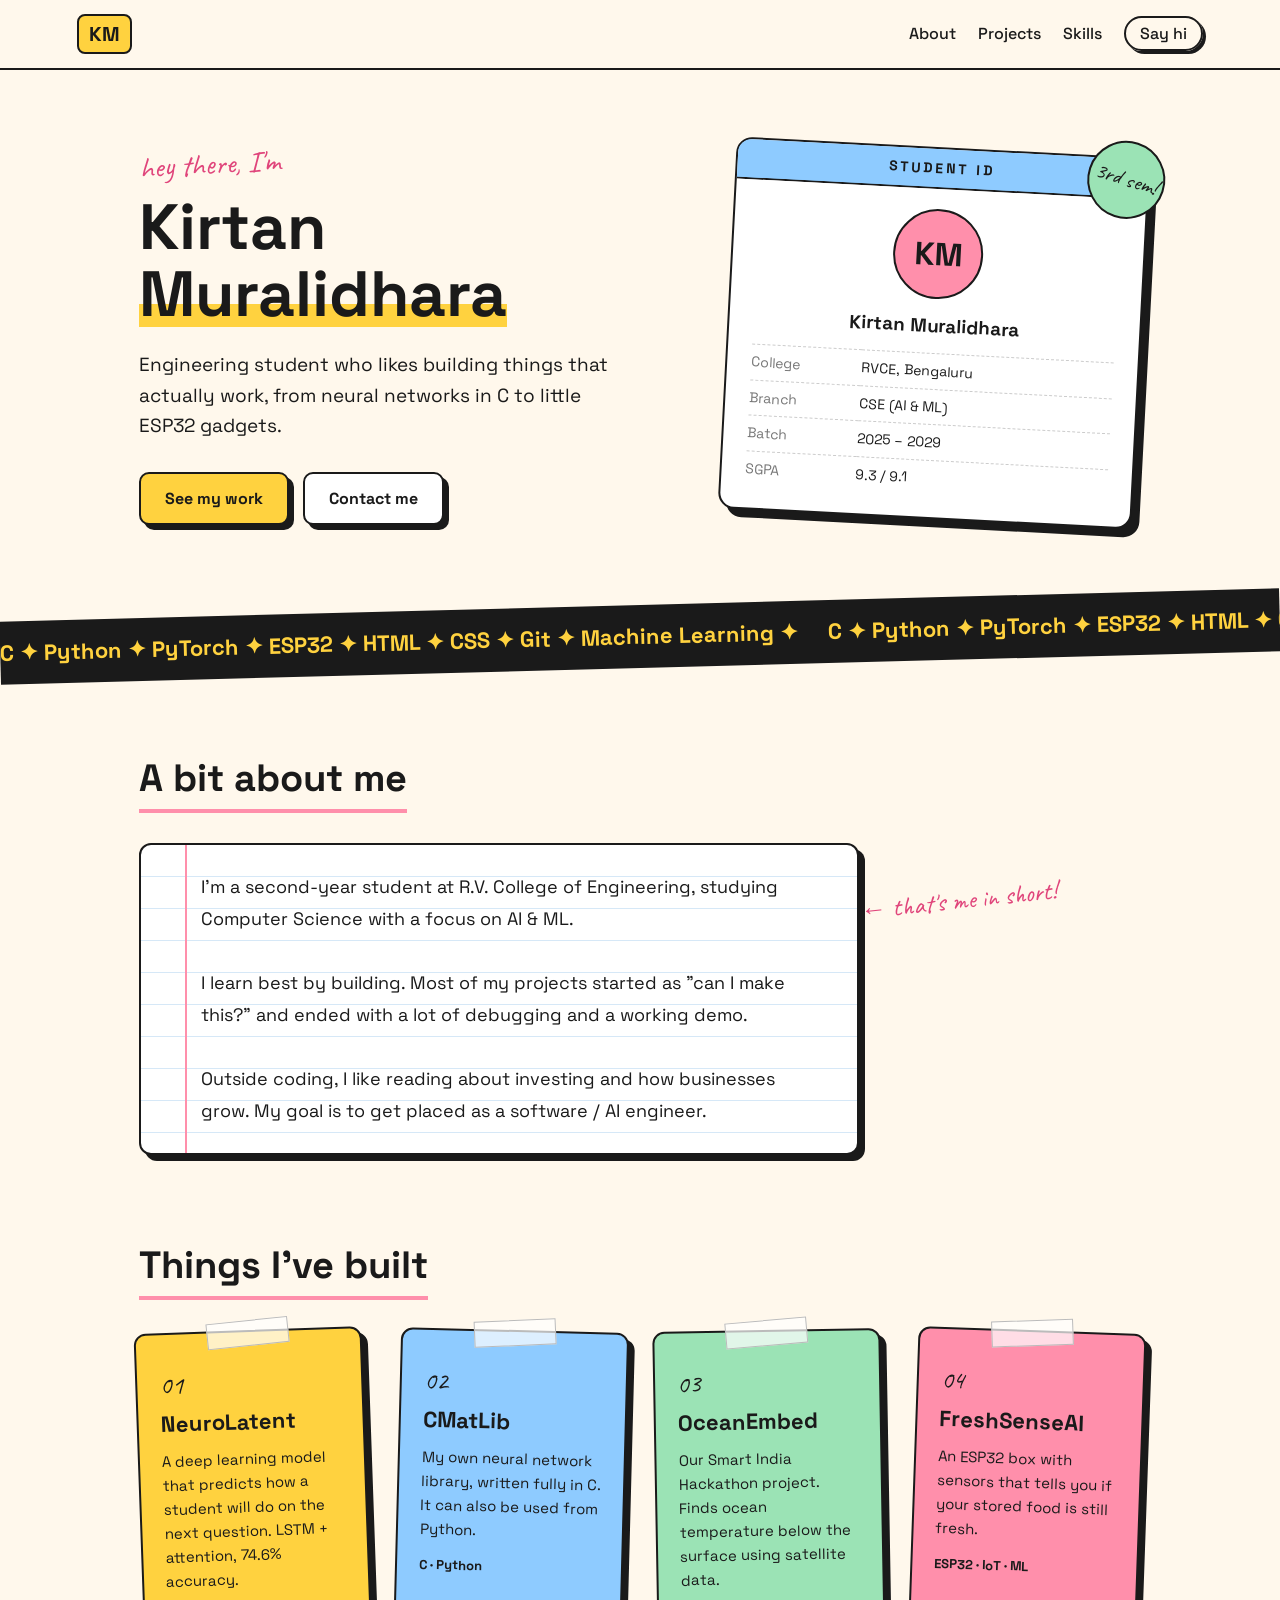
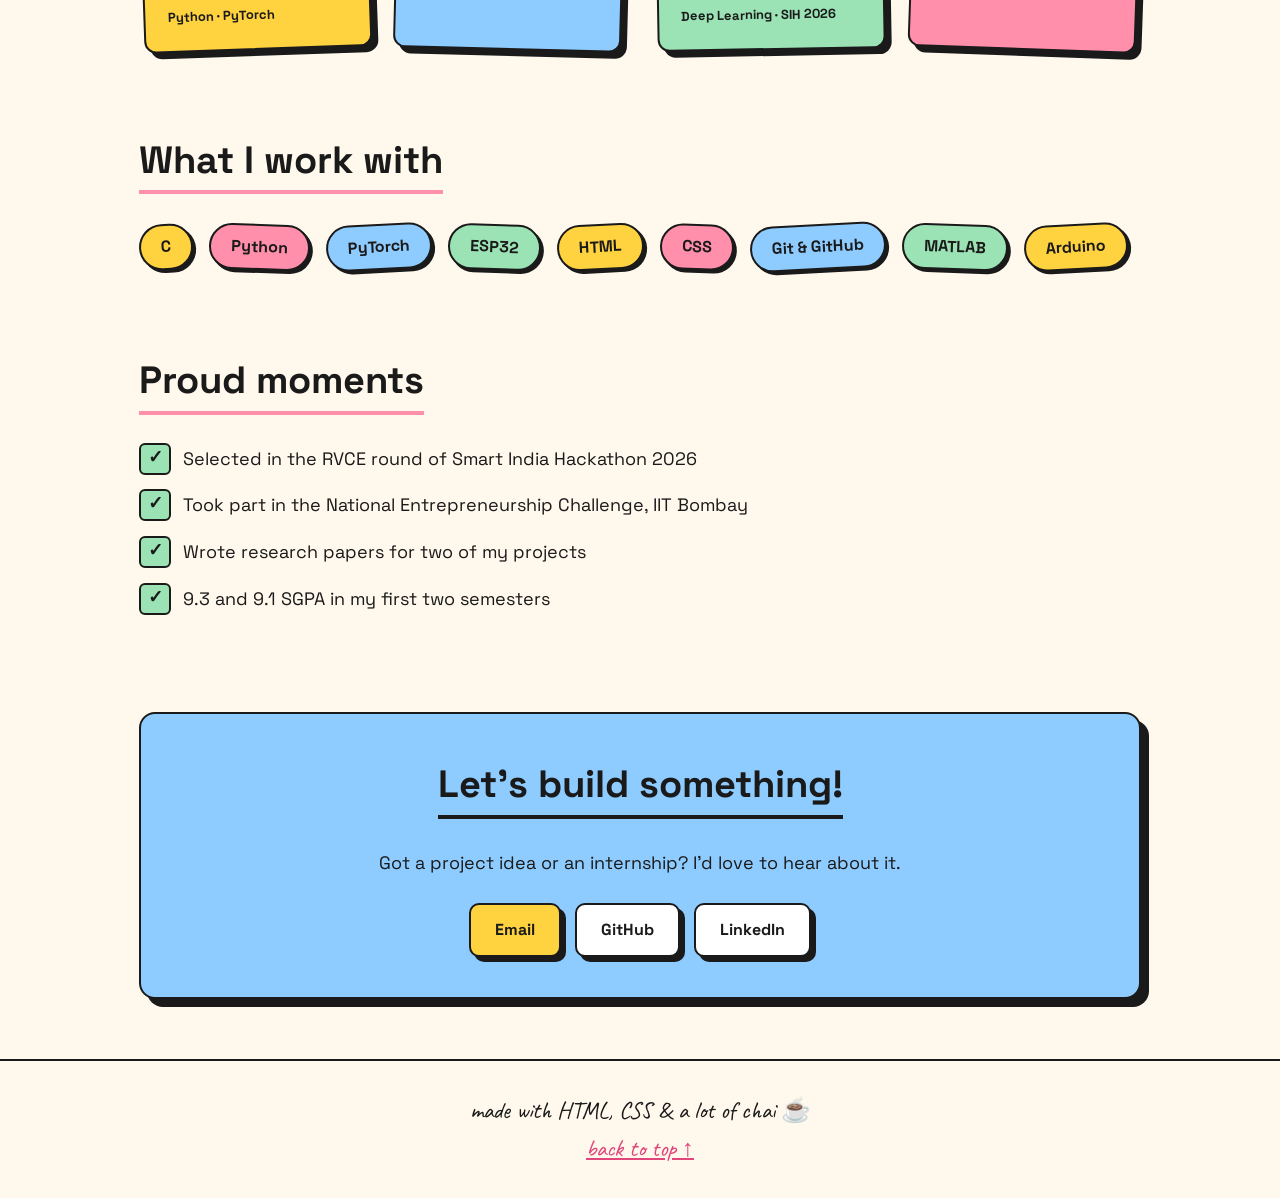
<file: Kirtan Portfolio/index.html>
<!DOCTYPE html>
<html lang="en">
<head>
    <meta charset="UTF-8">
    <meta name="viewport" content="width=device-width, initial-scale=1.0">
    <title>Kirtan Muralidhara</title>
    <!-- Fonts from Google Fonts -->
    <link href="https://fonts.googleapis.com/css2?family=Space+Grotesk:wght@400;500;700&family=Caveat:wght@600&display=swap" rel="stylesheet">
    <link rel="stylesheet" href="style.css">
</head>
<body>

    <!-- ===== NAVBAR ===== -->
    <nav>
        <a href="#top" class="logo">KM</a>
        <ul>
            <li><a href="#about">About</a></li>
            <li><a href="#projects">Projects</a></li>
            <li><a href="#skills">Skills</a></li>
            <li><a href="#contact" class="nav-btn">Say hi</a></li>
        </ul>
    </nav>

    <!-- ===== HERO ===== -->
    <header class="hero" id="top">
        <div class="hero-left">
            <p class="hand-note">hey there, I'm</p>
            <h1>Kirtan<br><span class="underline">Muralidhara</span></h1>
            <p class="hero-text">
                Engineering student who likes building things that actually work,
                from neural networks in C to little ESP32 gadgets.
            </p>
            <div class="hero-buttons">
                <a href="#projects" class="btn yellow">See my work</a>
                <a href="#contact" class="btn white">Contact me</a>
            </div>
        </div>

        <!-- College ID card style box -->
        <div class="id-card">
            <div class="id-top">STUDENT ID</div>
            <div class="id-photo">KM</div>
            <h3>Kirtan Muralidhara</h3>
            <table>
                <tr><td>College</td><td>RVCE, Bengaluru</td></tr>
                <tr><td>Branch</td><td>CSE (AI &amp; ML)</td></tr>
                <tr><td>Batch</td><td>2025 – 2029</td></tr>
                <tr><td>SGPA</td><td>9.3 / 9.1</td></tr>
            </table>
            <span class="sticker">3rd sem!</span>
        </div>
    </header>

    <!-- ===== MOVING STRIP ===== -->
    <div class="ticker">
        <div class="ticker-track">
            <span>C ✦ Python ✦ PyTorch ✦ ESP32 ✦ HTML ✦ CSS ✦ Git ✦ Machine Learning ✦</span>
            <span>C ✦ Python ✦ PyTorch ✦ ESP32 ✦ HTML ✦ CSS ✦ Git ✦ Machine Learning ✦</span>
        </div>
    </div>

    <main>

        <!-- ===== ABOUT ===== -->
        <section id="about">
            <h2>A bit about me</h2>
            <div class="notebook">
                <p>
                    I'm a second-year student at R.V. College of Engineering, studying
                    Computer Science with a focus on AI &amp; ML.
                </p>
                <p>
                    I learn best by building. Most of my projects started as "can I make this?"
                    and ended with a lot of debugging and a working demo.
                </p>
                <p>
                    Outside coding, I like reading about investing and how businesses grow.
                    My goal is to get placed as a software / AI engineer.
                </p>
                <span class="margin-note">← that's me in short!</span>
            </div>
        </section>

        <!-- ===== PROJECTS ===== -->
        <section id="projects">
            <h2>Things I've built</h2>
            <div class="cards">

                <div class="card c1">
                    <span class="card-num">01</span>
                    <h3>NeuroLatent</h3>
                    <p>A deep learning model that predicts how a student will do on the next question. LSTM + attention, 74.6% accuracy.</p>
                    <p class="stack">Python · PyTorch</p>
                </div>

                <div class="card c2">
                    <span class="card-num">02</span>
                    <h3>CMatLib</h3>
                    <p>My own neural network library, written fully in C. It can also be used from Python.</p>
                    <p class="stack">C · Python</p>
                </div>

                <div class="card c3">
                    <span class="card-num">03</span>
                    <h3>OceanEmbed</h3>
                    <p>Our Smart India Hackathon project. Finds ocean temperature below the surface using satellite data.</p>
                    <p class="stack">Deep Learning · SIH 2026</p>
                </div>

                <div class="card c4">
                    <span class="card-num">04</span>
                    <h3>FreshSenseAI</h3>
                    <p>An ESP32 box with sensors that tells you if your stored food is still fresh.</p>
                    <p class="stack">ESP32 · IoT · ML</p>
                </div>

            </div>
        </section>

        <!-- ===== SKILLS ===== -->
        <section id="skills">
            <h2>What I work with</h2>
            <div class="stickers">
                <span class="s-yellow">C</span>
                <span class="s-pink">Python</span>
                <span class="s-blue">PyTorch</span>
                <span class="s-green">ESP32</span>
                <span class="s-yellow">HTML</span>
                <span class="s-pink">CSS</span>
                <span class="s-blue">Git &amp; GitHub</span>
                <span class="s-green">MATLAB</span>
                <span class="s-yellow">Arduino</span>
            </div>
        </section>

        <!-- ===== ACHIEVEMENTS ===== -->
        <section id="achievements">
            <h2>Proud moments</h2>
            <ul class="checklist">
                <li>Selected in the RVCE round of Smart India Hackathon 2026</li>
                <li>Took part in the National Entrepreneurship Challenge, IIT Bombay</li>
                <li>Wrote research papers for two of my projects</li>
                <li>9.3 and 9.1 SGPA in my first two semesters</li>
            </ul>
        </section>

        <!-- ===== CONTACT ===== -->
        <section id="contact" class="contact-box">
            <h2>Let's build something!</h2>
            <p>Got a project idea or an internship? I'd love to hear about it.</p>
            <div class="hero-buttons">
                <a href="mailto:your.email@example.com" class="btn yellow">Email</a>
                <a href="https://github.com/your-username" target="_blank" class="btn white">GitHub</a>
                <a href="https://linkedin.com/in/your-profile" target="_blank" class="btn white">LinkedIn</a>
            </div>
        </section>

    </main>

    <footer>
        <p>made with HTML, CSS &amp; a lot of chai ☕</p>
        <a href="#top">back to top ↑</a>
    </footer>

</body>
</html>
</file>
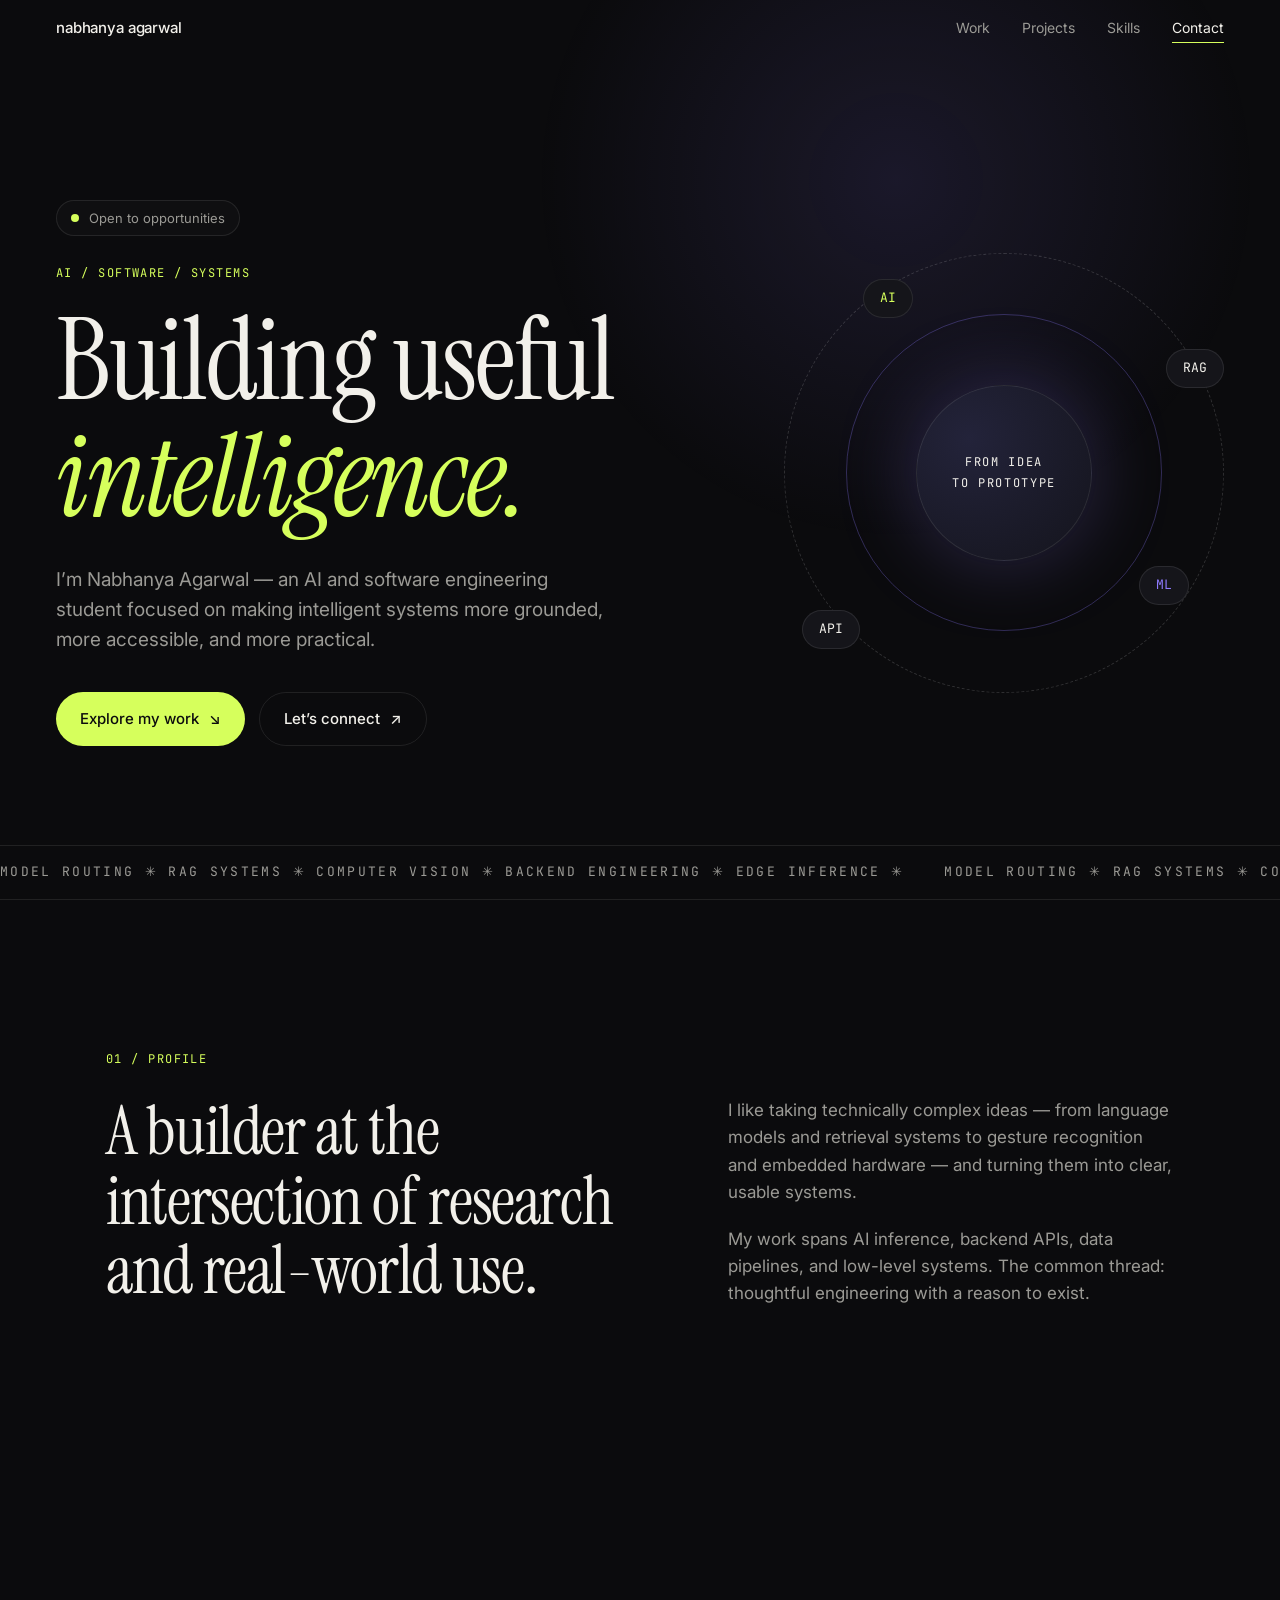
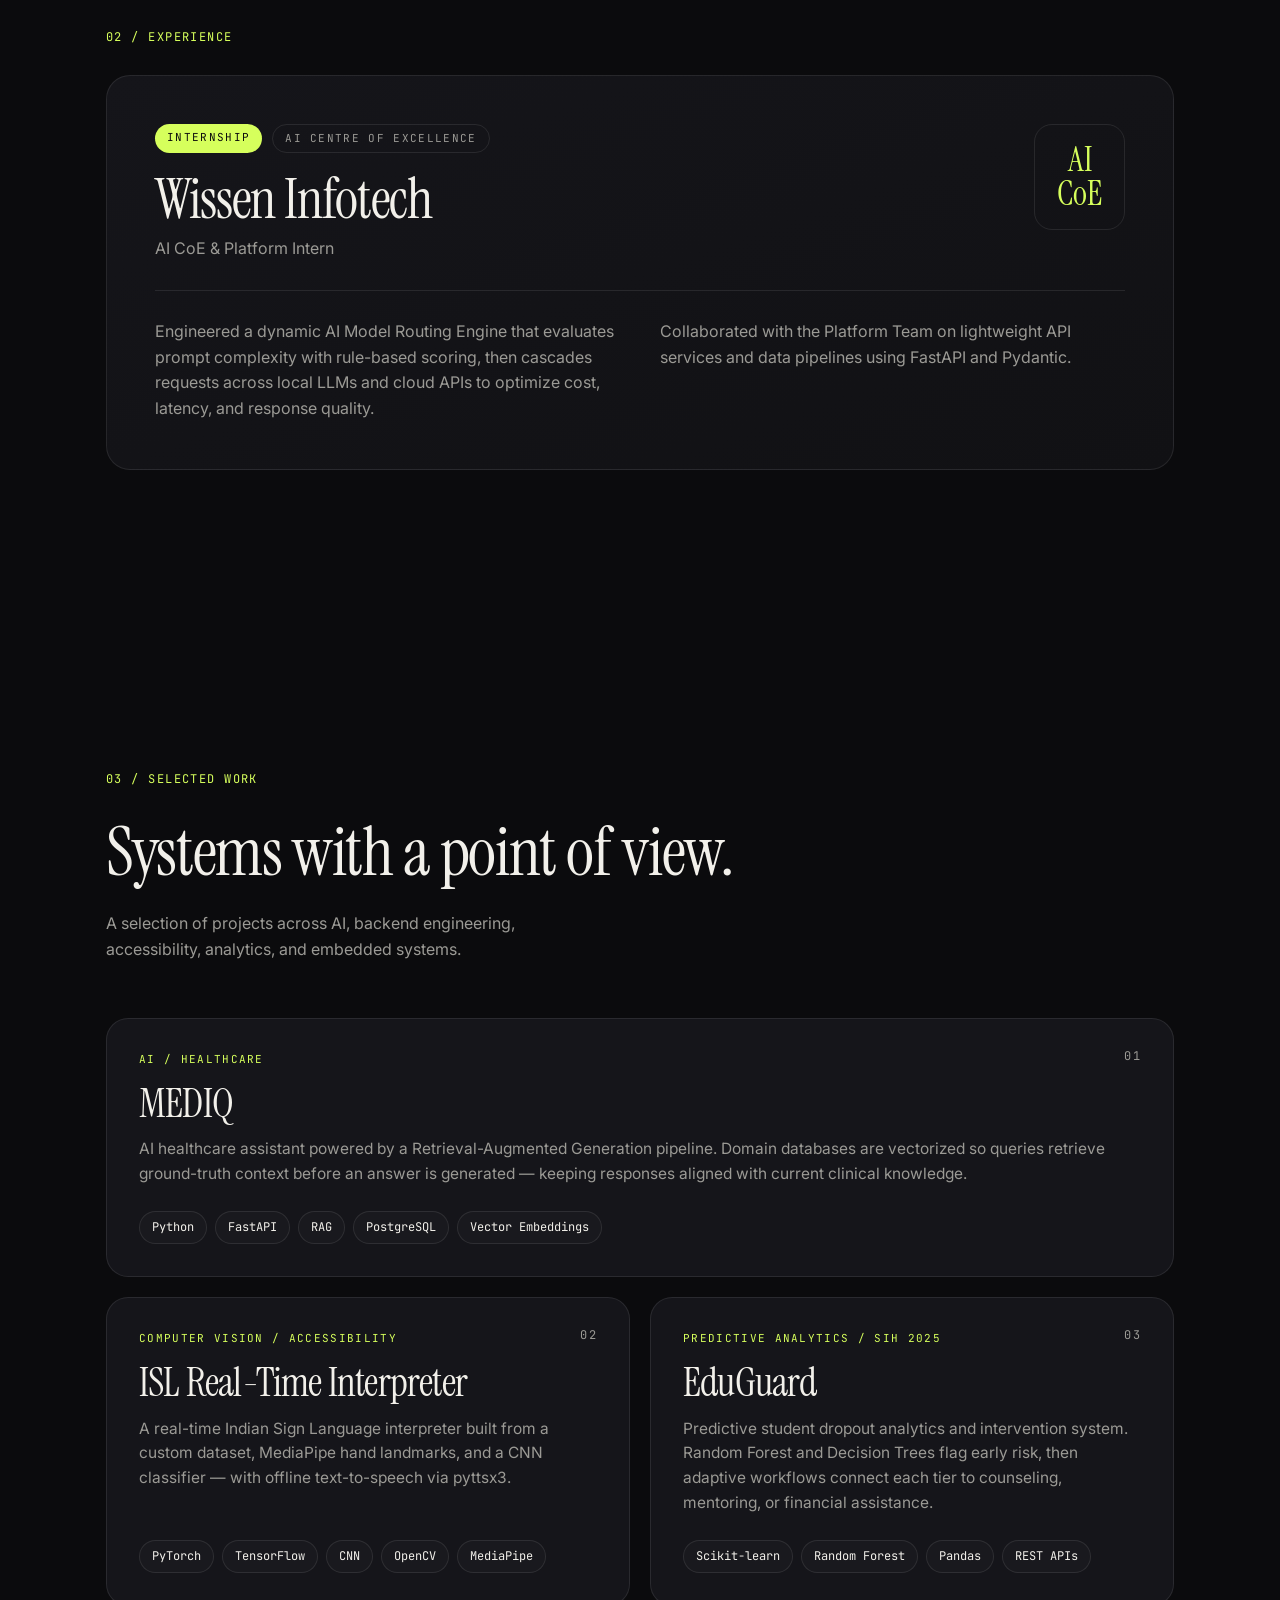
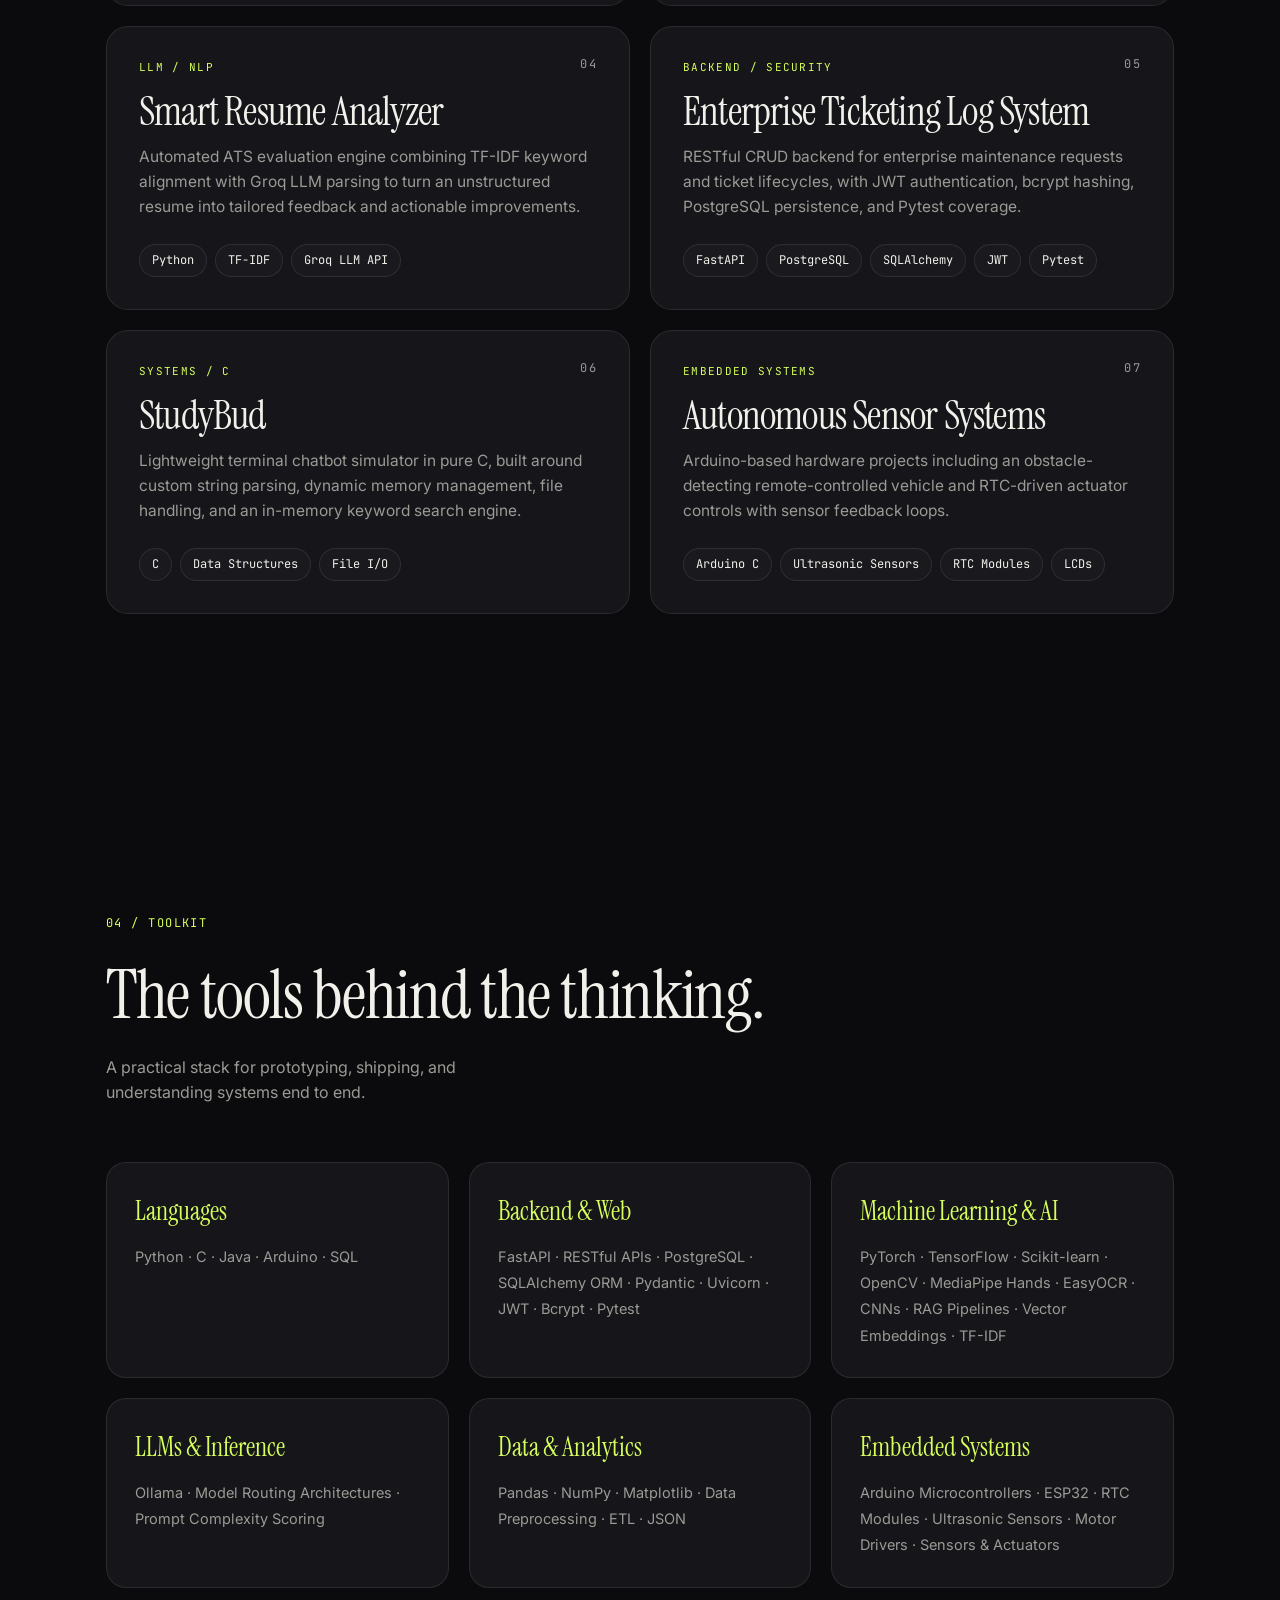
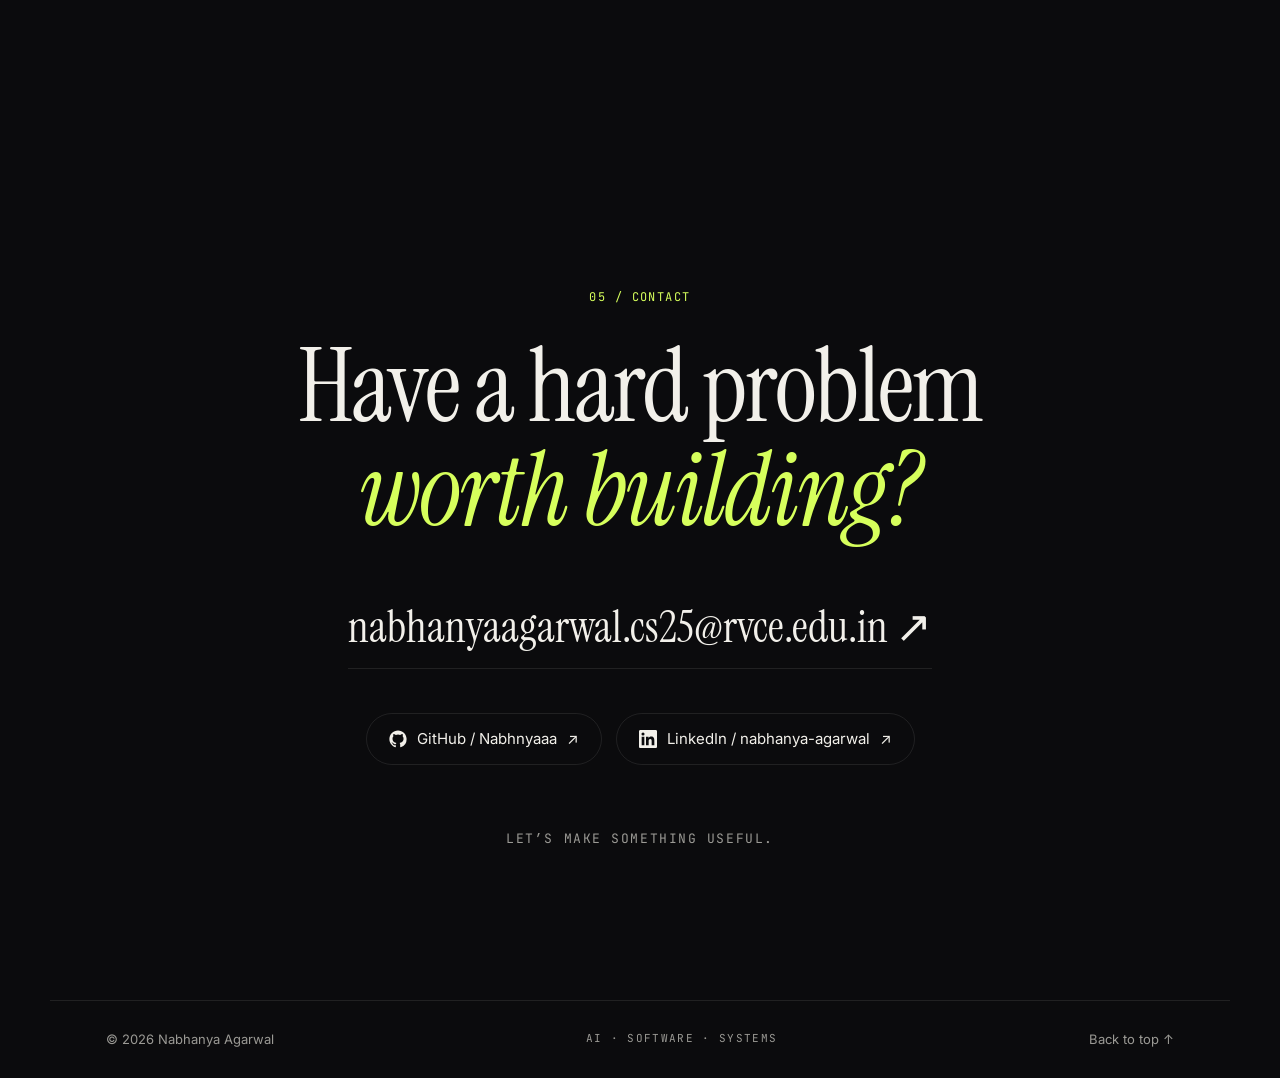
<file: Nabhanya Portfolio/index.html>
<!DOCTYPE html>
<html lang="en">
<head>
  <meta charset="UTF-8">
  <meta name="viewport" content="width=device-width, initial-scale=1">
  <title>Nabhanya Agarwal — AI & Software Engineer</title>
  <meta name="description" content="Nabhanya Agarwal — AI and software engineering portfolio.">
  <meta name="theme-color" content="#0b0b0d">
  <meta property="og:title" content="Nabhanya Agarwal — AI & Software Engineer">
  <meta property="og:description" content="Nabhanya Agarwal — AI and software engineering portfolio.">
  <meta property="og:type" content="website">
  <link rel="preconnect" href="https://fonts.googleapis.com">
  <link rel="preconnect" href="https://fonts.gstatic.com" crossorigin>
  <link href="https://fonts.googleapis.com/css2?family=Instrument+Serif:ital@0;1&family=Inter:wght@400;500;600&family=JetBrains+Mono:wght@400;500&display=swap" rel="stylesheet">
  <link rel="stylesheet" href="styles.css">
</head>
<body id="top">
  <div class="progress" id="progress" aria-hidden="true"></div>
  <div class="glow" id="glow" aria-hidden="true"></div>

  <header class="nav" id="nav">
    <a href="#top" class="brand" aria-label="Back to top">
      <span class="brand-name">nabhanya agarwal</span>
    </a>
    <nav class="nav-links" id="navLinks" aria-label="Primary">
      <a href="#work">Work</a>
      <a href="#projects">Projects</a>
      <a href="#skills">Skills</a>
      <a href="#contact">Contact</a>
    </nav>
    <button class="menu-btn" id="menuBtn" aria-label="Toggle menu" aria-expanded="false">
      <span></span><span></span>
    </button>
  </header>

  <main>
    <!-- HERO -->
    <section class="hero" id="hero">
      <div class="hero-grid">
        <div class="hero-copy">
          <div class="status"><span class="dot"></span>Open to opportunities</div>
          <p class="eyebrow">AI / SOFTWARE / SYSTEMS</p>
          <h1>Building useful <em>intelligence.</em></h1>
          <p class="lead">I’m Nabhanya Agarwal — an AI and software engineering student focused on making intelligent systems more grounded, more accessible, and more practical.</p>
          <div class="cta">
            <a href="#projects" class="btn btn-primary">Explore my work <span>↘</span></a>
            <a href="#contact" class="btn btn-ghost">Let’s connect <span>↗</span></a>
          </div>
        </div>

        <div class="hero-visual" aria-hidden="true">
          <div class="orbit orbit-1"></div>
          <div class="orbit orbit-2"></div>
          <div class="core">
            <span>FROM IDEA<br>TO PROTOTYPE</span>
          </div>
          <span class="chip chip-a">AI</span>
          <span class="chip chip-b">RAG</span>
          <span class="chip chip-c">API</span>
          <span class="chip chip-d">ML</span>
        </div>
      </div>

      <div class="marquee" aria-hidden="true">
        <div class="marquee-track">
          <span>MODEL ROUTING ✳ RAG SYSTEMS ✳ COMPUTER VISION ✳ BACKEND ENGINEERING ✳ EDGE INFERENCE ✳</span>
          <span>MODEL ROUTING ✳ RAG SYSTEMS ✳ COMPUTER VISION ✳ BACKEND ENGINEERING ✳ EDGE INFERENCE ✳</span>
          <span>MODEL ROUTING ✳ RAG SYSTEMS ✳ COMPUTER VISION ✳ BACKEND ENGINEERING ✳ EDGE INFERENCE ✳</span>
        </div>
      </div>
    </section>

    <!-- PROFILE -->
    <section class="section profile" id="profile">
      <p class="label reveal">01 / PROFILE</p>
      <div class="two-col">
        <h2 class="reveal">A builder at the intersection of research and real-world use.</h2>
        <div class="prose reveal">
          <p>I like taking technically complex ideas — from language models and retrieval systems to gesture recognition and embedded hardware — and turning them into clear, usable systems.</p>
          <p>My work spans AI inference, backend APIs, data pipelines, and low-level systems. The common thread: thoughtful engineering with a reason to exist.</p>
        </div>
      </div>
    </section>

    <!-- EXPERIENCE -->
    <section class="section" id="work">
      <p class="label reveal">02 / EXPERIENCE</p>
      <article class="exp reveal">
        <div class="exp-head">
          <div>
            <p class="tag-row"><span class="pill">INTERNSHIP</span><span class="pill pill-outline">AI CENTRE OF EXCELLENCE</span></p>
            <h3>Wissen Infotech</h3>
            <p class="role">AI CoE &amp; Platform Intern</p>
          </div>
          <div class="exp-badge">AI<br>CoE</div>
        </div>
        <div class="exp-body">
          <p>Engineered a dynamic AI Model Routing Engine that evaluates prompt complexity with rule-based scoring, then cascades requests across local LLMs and cloud APIs to optimize cost, latency, and response quality.</p>
          <p>Collaborated with the Platform Team on lightweight API services and data pipelines using FastAPI and Pydantic.</p>
        </div>
      </article>
    </section>

    <!-- PROJECTS -->
    <section class="section" id="projects">
      <p class="label reveal">03 / SELECTED WORK</p>
      <div class="section-head">
        <h2 class="reveal">Systems with a point of view.</h2>
        <p class="sub reveal">A selection of projects across AI, backend engineering, accessibility, analytics, and embedded systems.</p>
      </div>

      <div class="projects">
        <article class="project reveal">
          <span class="num">01</span>
          <p class="cat">AI / HEALTHCARE</p>
          <h3>MEDIQ</h3>
          <p>AI healthcare assistant powered by a Retrieval-Augmented Generation pipeline. Domain databases are vectorized so queries retrieve ground-truth context before an answer is generated — keeping responses aligned with current clinical knowledge.</p>
          <ul class="stack"><li>Python</li><li>FastAPI</li><li>RAG</li><li>PostgreSQL</li><li>Vector Embeddings</li></ul>
        </article>

        <article class="project reveal">
          <span class="num">02</span>
          <p class="cat">COMPUTER VISION / ACCESSIBILITY</p>
          <h3>ISL Real-Time Interpreter</h3>
          <p>A real-time Indian Sign Language interpreter built from a custom dataset, MediaPipe hand landmarks, and a CNN classifier — with offline text-to-speech via pyttsx3.</p>
          <ul class="stack"><li>PyTorch</li><li>TensorFlow</li><li>CNN</li><li>OpenCV</li><li>MediaPipe</li></ul>
        </article>

        <article class="project reveal">
          <span class="num">03</span>
          <p class="cat">PREDICTIVE ANALYTICS / SIH 2025</p>
          <h3>EduGuard</h3>
          <p>Predictive student dropout analytics and intervention system. Random Forest and Decision Trees flag early risk, then adaptive workflows connect each tier to counseling, mentoring, or financial assistance.</p>
          <ul class="stack"><li>Scikit-learn</li><li>Random Forest</li><li>Pandas</li><li>REST APIs</li></ul>
        </article>

        <article class="project reveal">
          <span class="num">04</span>
          <p class="cat">LLM / NLP</p>
          <h3>Smart Resume Analyzer</h3>
          <p>Automated ATS evaluation engine combining TF-IDF keyword alignment with Groq LLM parsing to turn an unstructured resume into tailored feedback and actionable improvements.</p>
          <ul class="stack"><li>Python</li><li>TF-IDF</li><li>Groq LLM API</li></ul>
        </article>

        <article class="project reveal">
          <span class="num">05</span>
          <p class="cat">BACKEND / SECURITY</p>
          <h3>Enterprise Ticketing Log System</h3>
          <p>RESTful CRUD backend for enterprise maintenance requests and ticket lifecycles, with JWT authentication, bcrypt hashing, PostgreSQL persistence, and Pytest coverage.</p>
          <ul class="stack"><li>FastAPI</li><li>PostgreSQL</li><li>SQLAlchemy</li><li>JWT</li><li>Pytest</li></ul>
        </article>

        <article class="project reveal">
          <span class="num">06</span>
          <p class="cat">SYSTEMS / C</p>
          <h3>StudyBud</h3>
          <p>Lightweight terminal chatbot simulator in pure C, built around custom string parsing, dynamic memory management, file handling, and an in-memory keyword search engine.</p>
          <ul class="stack"><li>C</li><li>Data Structures</li><li>File I/O</li></ul>
        </article>

        <article class="project reveal">
          <span class="num">07</span>
          <p class="cat">EMBEDDED SYSTEMS</p>
          <h3>Autonomous Sensor Systems</h3>
          <p>Arduino-based hardware projects including an obstacle-detecting remote-controlled vehicle and RTC-driven actuator controls with sensor feedback loops.</p>
          <ul class="stack"><li>Arduino C</li><li>Ultrasonic Sensors</li><li>RTC Modules</li><li>LCDs</li></ul>
        </article>
      </div>
    </section>

    <!-- SKILLS -->
    <section class="section" id="skills">
      <p class="label reveal">04 / TOOLKIT</p>
      <div class="section-head">
        <h2 class="reveal">The tools behind the thinking.</h2>
        <p class="sub reveal">A practical stack for prototyping, shipping, and understanding systems end to end.</p>
      </div>

      <div class="skills">
        <div class="skill-card reveal">
          <h4>Languages</h4>
          <p>Python · C · Java · Arduino · SQL</p>
        </div>
        <div class="skill-card reveal">
          <h4>Backend &amp; Web</h4>
          <p>FastAPI · RESTful APIs · PostgreSQL · SQLAlchemy ORM · Pydantic · Uvicorn · JWT · Bcrypt · Pytest</p>
        </div>
        <div class="skill-card reveal">
          <h4>Machine Learning &amp; AI</h4>
          <p>PyTorch · TensorFlow · Scikit-learn · OpenCV · MediaPipe Hands · EasyOCR · CNNs · RAG Pipelines · Vector Embeddings · TF-IDF</p>
        </div>
        <div class="skill-card reveal">
          <h4>LLMs &amp; Inference</h4>
          <p>Ollama · Model Routing Architectures · Prompt Complexity Scoring</p>
        </div>
        <div class="skill-card reveal">
          <h4>Data &amp; Analytics</h4>
          <p>Pandas · NumPy · Matplotlib · Data Preprocessing · ETL · JSON</p>
        </div>
        <div class="skill-card reveal">
          <h4>Embedded Systems</h4>
          <p>Arduino Microcontrollers · ESP32 · RTC Modules · Ultrasonic Sensors · Motor Drivers · Sensors &amp; Actuators</p>
        </div>
      </div>
    </section>

    <!-- CONTACT -->
    <section class="section contact" id="contact">
      <p class="label reveal">05 / CONTACT</p>
      <h2 class="contact-title reveal">Have a hard problem<br><em>worth building?</em></h2>

      <a class="email reveal" href="mailto:nabhanyaagarwal.cs25@rvce.edu.in" id="emailLink">nabhanyaagarwal.cs25@rvce.edu.in <span>↗</span></a>

      <div class="socials reveal">
        <a href="https://github.com/Nabhnyaaa" target="_blank" rel="noopener noreferrer" class="social">
          <svg viewBox="0 0 24 24" width="18" height="18" fill="currentColor" aria-hidden="true"><path d="M12 .5C5.65.5.5 5.65.5 12c0 5.08 3.29 9.38 7.86 10.9.58.1.79-.25.79-.56v-2c-3.2.7-3.87-1.37-3.87-1.37-.52-1.33-1.28-1.69-1.28-1.69-1.04-.71.08-.7.08-.7 1.15.08 1.76 1.18 1.76 1.18 1.03 1.76 2.69 1.25 3.35.96.1-.74.4-1.25.73-1.54-2.55-.29-5.24-1.28-5.24-5.69 0-1.26.45-2.28 1.18-3.09-.12-.29-.51-1.46.11-3.05 0 0 .97-.31 3.17 1.18a11 11 0 0 1 5.78 0c2.2-1.49 3.17-1.18 3.17-1.18.62 1.59.23 2.76.11 3.05.74.81 1.18 1.83 1.18 3.09 0 4.42-2.69 5.39-5.26 5.68.41.36.78 1.06.78 2.14v3.17c0 .31.21.67.8.56A11.5 11.5 0 0 0 23.5 12C23.5 5.65 18.35.5 12 .5Z"/></svg>
          GitHub / Nabhnyaaa <span>↗</span>
        </a>
        <a href="https://www.linkedin.com/in/nabhanya-agarwal" target="_blank" rel="noopener noreferrer" class="social">
          <svg viewBox="0 0 24 24" width="18" height="18" fill="currentColor" aria-hidden="true"><path d="M20.45 20.45h-3.56v-5.57c0-1.33-.03-3.04-1.85-3.04-1.86 0-2.14 1.45-2.14 2.94v5.67H9.34V9h3.41v1.56h.05c.48-.9 1.64-1.85 3.37-1.85 3.6 0 4.27 2.37 4.27 5.46v6.28ZM5.34 7.43a2.06 2.06 0 1 1 0-4.12 2.06 2.06 0 0 1 0 4.12ZM7.12 20.45H3.56V9h3.56v11.45ZM22.22 0H1.77C.79 0 0 .77 0 1.73v20.54C0 23.23.79 24 1.77 24h20.45c.98 0 1.78-.77 1.78-1.73V1.73C24 .77 23.2 0 22.22 0Z"/></svg>
          LinkedIn / nabhanya-agarwal <span>↗</span>
        </a>
      </div>

      <p class="closing reveal">LET’S MAKE SOMETHING USEFUL.</p>
    </section>
  </main>

  <footer class="footer">
    <span>© <span id="year">2026</span> Nabhanya Agarwal</span>
    <span class="foot-mid">AI · SOFTWARE · SYSTEMS</span>
    <a href="#top" id="toTop">Back to top ↑</a>
  </footer>

  <script src="script.js"></script>
</body>
</html>
</file>
<file: Kirtan Portfolio/style.css>
/* ==========================================
   My colours
   cream background : #fff8ec
   black (borders)  : #1a1a1a
   yellow           : #ffd23f
   pink             : #ff8fab
   blue             : #8ecbff
   green            : #9be3b5
   ========================================== */

* {
    margin: 0;
    padding: 0;
    box-sizing: border-box;
}

html {
    scroll-behavior: smooth;
}

body {
    font-family: 'Space Grotesk', Arial, sans-serif;
    background-color: #fff8ec;
    color: #1a1a1a;
    line-height: 1.6;
    overflow-x: hidden;   /* stops the tilted strip from making a sideways scroll */
}

/* ---------- Navbar ---------- */
nav {
    position: sticky;
    top: 0;
    z-index: 10;
    display: flex;
    justify-content: space-between;
    align-items: center;
    padding: 14px 6%;
    background-color: #fff8ec;
    border-bottom: 2.5px solid #1a1a1a;
}

.logo {
    font-weight: 700;
    font-size: 20px;
    color: #1a1a1a;
    text-decoration: none;
    background-color: #ffd23f;
    border: 2.5px solid #1a1a1a;
    padding: 2px 10px;
    border-radius: 8px;
}

nav ul {
    list-style: none;
    display: flex;
    align-items: center;
    gap: 22px;
}

nav ul a {
    color: #1a1a1a;
    text-decoration: none;
    font-weight: 500;
}

nav ul a:hover {
    text-decoration: underline wavy #ff8fab;
}

.nav-btn {
    border: 2.5px solid #1a1a1a;
    padding: 5px 14px;
    border-radius: 20px;
    box-shadow: 3px 3px 0 #1a1a1a;
}

/* ---------- Hero ---------- */
.hero {
    max-width: 1050px;
    margin: 0 auto;
    padding: 70px 24px 60px;
    display: grid;
    grid-template-columns: 1.3fr 1fr;
    gap: 50px;
    align-items: center;
}

/* Handwritten style text */
.hand-note {
    font-family: 'Caveat', cursive;
    font-size: 30px;
    color: #e0457b;
    transform: rotate(-3deg);
    display: inline-block;
}

h1 {
    font-size: 64px;
    line-height: 1.05;
    margin: 6px 0 22px;
}

/* Thick marker underline under surname */
.underline {
    background: linear-gradient(transparent 62%, #ffd23f 62%, #ffd23f 90%, transparent 90%);
}

.hero-text {
    font-size: 19px;
    max-width: 480px;
    margin-bottom: 30px;
}

/* ---------- Buttons (shadow moves when pressed) ---------- */
.hero-buttons {
    display: flex;
    flex-wrap: wrap;
    gap: 14px;
}

.btn {
    display: inline-block;
    padding: 12px 24px;
    font-weight: 700;
    color: #1a1a1a;
    text-decoration: none;
    border: 2.5px solid #1a1a1a;
    border-radius: 10px;
    box-shadow: 5px 5px 0 #1a1a1a;
    transition: transform 0.15s, box-shadow 0.15s;
}

.btn:hover {
    transform: translate(-2px, -2px);
    box-shadow: 7px 7px 0 #1a1a1a;
}

.btn:active {
    transform: translate(4px, 4px);
    box-shadow: 1px 1px 0 #1a1a1a;
}

.yellow { background-color: #ffd23f; }
.white  { background-color: #ffffff; }

/* ---------- ID card ---------- */
.id-card {
    position: relative;
    background-color: #ffffff;
    border: 2.5px solid #1a1a1a;
    border-radius: 16px;
    box-shadow: 8px 8px 0 #1a1a1a;
    padding: 0 24px 22px;
    text-align: center;
    transform: rotate(3deg);
    transition: transform 0.3s;
}

.id-card:hover {
    transform: rotate(0deg) scale(1.03);
}

.id-top {
    background-color: #8ecbff;
    margin: 0 -24px 20px;
    padding: 8px;
    border-bottom: 2.5px solid #1a1a1a;
    border-radius: 13px 13px 0 0;
    font-weight: 700;
    letter-spacing: 3px;
    font-size: 14px;
}

.id-photo {
    width: 90px;
    height: 90px;
    margin: 0 auto 12px;
    border-radius: 50%;
    border: 2.5px solid #1a1a1a;
    background-color: #ff8fab;
    font-size: 32px;
    font-weight: 700;
    display: flex;
    justify-content: center;
    align-items: center;
}

.id-card h3 {
    margin-bottom: 12px;
}

.id-card table {
    width: 100%;
    font-size: 14px;
    border-collapse: collapse;
    text-align: left;
}

.id-card td {
    padding: 6px 0;
    border-top: 1.5px dashed #cccccc;
}

.id-card td:first-child {
    color: #777777;
}

/* Little sticker on the corner of the card */
.sticker {
    position: absolute;
    top: -18px;
    right: -18px;
    background-color: #9be3b5;
    border: 2.5px solid #1a1a1a;
    border-radius: 50%;
    width: 78px;
    height: 78px;
    display: flex;
    justify-content: center;
    align-items: center;
    font-family: 'Caveat', cursive;
    font-size: 22px;
    transform: rotate(15deg);
    animation: wiggle 2.5s ease-in-out infinite;
}

@keyframes wiggle {
    0%, 100% { transform: rotate(15deg); }
    50%      { transform: rotate(-5deg); }
}

/* ---------- Moving strip ---------- */
.ticker {
    background-color: #1a1a1a;
    color: #ffd23f;
    overflow: hidden;
    white-space: nowrap;
    padding: 14px 0;
    font-size: 22px;
    font-weight: 700;
    transform: rotate(-1.5deg);
    margin: 20px 0;
}

.ticker-track {
    display: inline-flex;
    animation: scroll 20s linear infinite;
}

.ticker-track span {
    padding-right: 30px;
}

/* moves left by half (one copy of the text), then repeats */
@keyframes scroll {
    from { transform: translateX(0); }
    to   { transform: translateX(-50%); }
}

/* ---------- Sections ---------- */
main {
    max-width: 1050px;
    margin: 0 auto;
    padding: 0 24px;
}

section {
    padding: 60px 0 20px;
}

h2 {
    font-size: 38px;
    margin-bottom: 30px;
    display: inline-block;
    border-bottom: 4px solid #ff8fab;
}

/* ---------- About: notebook page ---------- */
.notebook {
    position: relative;
    max-width: 720px;
    background-color: #ffffff;
    border: 2.5px solid #1a1a1a;
    border-radius: 12px;
    box-shadow: 6px 6px 0 #1a1a1a;
    padding: 26px 30px 26px 60px;
    font-size: 18px;
    line-height: 32px;
    /* ruled lines + red margin line, like a notebook */
    background-image:
        linear-gradient(90deg, transparent 44px, #ff8fab 44px, #ff8fab 46px, transparent 46px),
        repeating-linear-gradient(transparent, transparent 31px, #d6e8f7 31px, #d6e8f7 32px);
}

.notebook p {
    margin-bottom: 32px;
}

.notebook p:last-of-type {
    margin-bottom: 0;
}

.margin-note {
    position: absolute;
    right: -200px;
    top: 40px;
    font-family: 'Caveat', cursive;
    font-size: 26px;
    color: #e0457b;
    transform: rotate(-6deg);
}

/* ---------- Project cards ---------- */
.cards {
    display: grid;
    grid-template-columns: repeat(auto-fit, minmax(210px, 1fr));
    gap: 30px;
}

.card {
    position: relative;
    border: 2.5px solid #1a1a1a;
    border-radius: 12px;
    box-shadow: 6px 6px 0 #1a1a1a;
    padding: 30px 22px 22px;
    transition: transform 0.25s, box-shadow 0.25s;
}

/* Piece of tape on top of each card */
.card::before {
    content: "";
    position: absolute;
    top: -12px;
    left: 50%;
    width: 80px;
    height: 24px;
    background-color: rgba(255, 255, 255, 0.7);
    border: 1.5px solid #bbbbbb;
    transform: translateX(-50%) rotate(-4deg);
}

/* Each card tilted a little differently */
.c1 { background-color: #ffd23f; transform: rotate(-2deg); }
.c2 { background-color: #8ecbff; transform: rotate(1.5deg); }
.c3 { background-color: #9be3b5; transform: rotate(-1deg); }
.c4 { background-color: #ff8fab; transform: rotate(2deg); }

.card:hover {
    transform: rotate(0deg) translateY(-8px);
    box-shadow: 10px 10px 0 #1a1a1a;
}

.card-num {
    font-family: 'Caveat', cursive;
    font-size: 26px;
}

.card h3 {
    font-size: 22px;
    margin-bottom: 8px;
}

.card p {
    font-size: 15px;
}

.stack {
    margin-top: 14px;
    font-weight: 700;
    font-size: 13px !important;
}

/* ---------- Skill stickers ---------- */
.stickers {
    display: flex;
    flex-wrap: wrap;
    gap: 16px;
}

.stickers span {
    border: 2.5px solid #1a1a1a;
    border-radius: 30px;
    padding: 8px 20px;
    font-weight: 700;
    box-shadow: 3px 3px 0 #1a1a1a;
    transition: transform 0.2s;
}

.stickers span:nth-child(odd)  { transform: rotate(-3deg); }
.stickers span:nth-child(even) { transform: rotate(2deg); }

.stickers span:hover {
    transform: rotate(0deg) scale(1.12);
}

.s-yellow { background-color: #ffd23f; }
.s-pink   { background-color: #ff8fab; }
.s-blue   { background-color: #8ecbff; }
.s-green  { background-color: #9be3b5; }

/* ---------- Achievements checklist ---------- */
.checklist {
    list-style: none;
}

.checklist li {
    position: relative;
    padding-left: 44px;
    margin-bottom: 18px;
    font-size: 18px;
}

/* tick box made with CSS */
.checklist li::before {
    content: "✓";
    position: absolute;
    left: 0;
    top: -2px;
    width: 28px;
    height: 28px;
    border: 2.5px solid #1a1a1a;
    border-radius: 6px;
    background-color: #9be3b5;
    text-align: center;
    font-weight: 700;
    line-height: 24px;
}

/* ---------- Contact ---------- */
.contact-box {
    margin: 60px 0;
    padding: 40px;
    background-color: #8ecbff;
    border: 2.5px solid #1a1a1a;
    border-radius: 16px;
    box-shadow: 8px 8px 0 #1a1a1a;
    text-align: center;
}

.contact-box h2 {
    border-bottom-color: #1a1a1a;
}

.contact-box p {
    font-size: 18px;
    margin-bottom: 26px;
}

.contact-box .hero-buttons {
    justify-content: center;
}

/* ---------- Footer ---------- */
footer {
    text-align: center;
    padding: 30px;
    border-top: 2.5px solid #1a1a1a;
    font-family: 'Caveat', cursive;
    font-size: 24px;
}

footer a {
    color: #e0457b;
}

/* ---------- Smaller screens ---------- */
@media (max-width: 1000px) {
    .margin-note {
        position: static;
        display: block;
        margin-top: 10px;
        transform: none;
    }
}

@media (max-width: 700px) {
    nav ul {
        gap: 12px;
        font-size: 14px;
    }

    .hero {
        grid-template-columns: 1fr;
        padding-top: 40px;
    }

    h1 {
        font-size: 44px;
    }

    .id-card {
        max-width: 340px;
        margin: 10px auto 0;
    }

    h2 {
        font-size: 30px;
    }

    .notebook {
        padding: 20px 18px 20px 56px;
        font-size: 16px;
    }

    .contact-box {
        padding: 28px 18px;
    }
</file>
<file: Nabhanya Portfolio/styles.css>
/* ---------- Tokens ---------- */
:root {
  --bg: #0b0b0d;
  --bg-2: #111114;
  --surface: #15151a;
  --line: rgba(255, 255, 255, 0.09);
  --text: #f2f0ea;
  --muted: #9b9a95;
  --accent: #d6ff5c;
  --accent-2: #8f7bff;
  --serif: "Instrument Serif", Georgia, serif;
  --sans: "Inter", system-ui, -apple-system, sans-serif;
  --mono: "JetBrains Mono", ui-monospace, monospace;
  --maxw: 1180px;
  --pad: clamp(20px, 5vw, 56px);
  --ease: cubic-bezier(0.2, 0.7, 0.2, 1);
}

*, *::before, *::after { box-sizing: border-box; margin: 0; padding: 0; }
html { scroll-behavior: smooth; scroll-padding-top: 90px; }
body {
  background: var(--bg);
  color: var(--text);
  font-family: var(--sans);
  line-height: 1.6;
  -webkit-font-smoothing: antialiased;
  overflow-x: hidden;
}
a { color: inherit; text-decoration: none; }
ul { list-style: none; }
::selection { background: var(--accent); color: #0b0b0d; }
:focus-visible { outline: 2px solid var(--accent); outline-offset: 3px; border-radius: 4px; }

/* ---------- Ambient ---------- */
.progress {
  position: fixed; top: 0; left: 0; height: 2px; width: 0;
  background: var(--accent); z-index: 100;
}
.glow {
  position: fixed; inset: 0; pointer-events: none; z-index: 0;
  background: radial-gradient(600px circle at var(--mx, 70%) var(--my, 20%), rgba(143, 123, 255, 0.12), transparent 60%);
  transition: background 0.2s;
}
main, .footer { position: relative; z-index: 1; }

/* ---------- Nav ---------- */
.nav {
  position: fixed; top: 0; left: 0; right: 0; z-index: 90;
  display: flex; align-items: center; justify-content: space-between;
  padding: 16px var(--pad);
  transition: background 0.3s, border-color 0.3s, backdrop-filter 0.3s;
  border-bottom: 1px solid transparent;
}
.nav.scrolled {
  background: rgba(11, 11, 13, 0.75);
  backdrop-filter: blur(14px);
  -webkit-backdrop-filter: blur(14px);
  border-color: var(--line);
}
.brand { display: flex; align-items: center; gap: 12px; }
.brand-name { font-weight: 500; font-size: 15px; letter-spacing: -0.01em; }
.nav-links { display: flex; gap: 32px; }
.nav-links a {
  position: relative; font-size: 14px; color: var(--muted); transition: color 0.2s;
}
.nav-links a::after {
  content: ""; position: absolute; left: 0; bottom: -4px; height: 1px; width: 100%;
  background: var(--accent); transform: scaleX(0); transform-origin: left; transition: transform 0.3s var(--ease);
}
.nav-links a:hover, .nav-links a.active { color: var(--text); }
.nav-links a:hover::after, .nav-links a.active::after { transform: scaleX(1); }

.menu-btn { display: none; background: none; border: 0; width: 40px; height: 40px; cursor: pointer; position: relative; }
.menu-btn span {
  position: absolute; left: 10px; right: 10px; height: 2px; background: var(--text);
  transition: transform 0.3s var(--ease), top 0.3s var(--ease);
}
.menu-btn span:first-child { top: 16px; }
.menu-btn span:last-child { top: 23px; }
.menu-btn.open span:first-child { top: 20px; transform: rotate(45deg); }
.menu-btn.open span:last-child { top: 20px; transform: rotate(-45deg); }

/* ---------- Hero ---------- */
.hero { min-height: 100svh; padding: 140px var(--pad) 0; display: flex; flex-direction: column; justify-content: space-between; }
.hero-grid {
  max-width: var(--maxw); width: 100%; margin: 0 auto;
  display: grid; grid-template-columns: 1.2fr 0.8fr; gap: 48px; align-items: center; flex: 1;
}
.status {
  display: inline-flex; align-items: center; gap: 10px;
  padding: 7px 14px; border: 1px solid var(--line); border-radius: 999px;
  font-size: 13px; color: var(--muted); margin-bottom: 28px; background: rgba(255,255,255,0.02);
}
.dot { width: 8px; height: 8px; border-radius: 50%; background: var(--accent); box-shadow: 0 0 0 0 rgba(214,255,92,.6); animation: pulse 2s infinite; }
@keyframes pulse { 70% { box-shadow: 0 0 0 9px rgba(214,255,92,0); } 100% { box-shadow: 0 0 0 0 rgba(214,255,92,0); } }
.eyebrow, .label, .cat, .num, .closing, .foot-mid, .pill { font-family: var(--mono); letter-spacing: 0.12em; }
.eyebrow { font-size: 12px; color: var(--accent); margin-bottom: 18px; }
h1, h2, h3 { font-family: var(--serif); font-weight: 400; line-height: 1.02; letter-spacing: -0.02em; }
h1 { font-size: clamp(52px, 9vw, 120px); margin-bottom: 28px; }
h1 em, h2 em { font-style: italic; color: var(--accent); }
.lead { max-width: 560px; font-size: clamp(16px, 1.6vw, 19px); color: var(--muted); margin-bottom: 36px; }
.cta { display: flex; gap: 14px; flex-wrap: wrap; }
.btn {
  display: inline-flex; align-items: center; gap: 10px; padding: 14px 24px; border-radius: 999px;
  font-size: 15px; font-weight: 500; transition: transform 0.25s var(--ease), background 0.25s, color 0.25s, border-color 0.25s;
}
.btn span { transition: transform 0.25s var(--ease); }
.btn:hover span { transform: translate(3px, -3px); }
.btn-primary { background: var(--accent); color: #0b0b0d; }
.btn-primary:hover { transform: translateY(-2px); background: #e4ff8a; }
.btn-ghost { border: 1px solid var(--line); }
.btn-ghost:hover { border-color: var(--text); transform: translateY(-2px); }

/* Hero visual */
.hero-visual { position: relative; aspect-ratio: 1; width: 100%; max-width: 440px; margin-left: auto; }
.orbit { position: absolute; inset: 0; border: 1px dashed rgba(255,255,255,0.15); border-radius: 50%; animation: spin 40s linear infinite; }
.orbit-2 { inset: 14%; border-style: solid; border-color: rgba(143,123,255,0.3); animation-direction: reverse; animation-duration: 28s; }
@keyframes spin { to { transform: rotate(360deg); } }
.core {
  position: absolute; inset: 30%; border-radius: 50%; display: grid; place-items: center; text-align: center;
  background: radial-gradient(circle at 30% 30%, #23233a, #14141c); border: 1px solid var(--line);
  font-family: var(--mono); font-size: clamp(9px, 1.1vw, 12px); letter-spacing: 0.14em; line-height: 1.7; color: var(--text);
  box-shadow: 0 0 80px rgba(143,123,255,0.25);
}
.chip {
  position: absolute; padding: 8px 16px; border-radius: 999px; font-family: var(--mono); font-size: 13px;
  background: var(--surface); border: 1px solid var(--line); animation: float 6s ease-in-out infinite;
}
.chip-a { top: 6%; left: 18%; color: var(--accent); }
.chip-b { top: 22%; right: 0; animation-delay: -1.5s; }
.chip-c { bottom: 10%; left: 4%; animation-delay: -3s; }
.chip-d { bottom: 20%; right: 8%; animation-delay: -4.5s; color: var(--accent-2); }
@keyframes float { 50% { transform: translateY(-12px); } }

/* Marquee */
.marquee { margin: 40px calc(var(--pad) * -1) 0; border-block: 1px solid var(--line); overflow: hidden; padding: 16px 0; }
.marquee-track { display: flex; width: max-content; animation: marquee 35s linear infinite; }
.marquee-track span { font-family: var(--mono); font-size: 13px; letter-spacing: 0.18em; color: var(--muted); padding-right: 40px; white-space: nowrap; }
@keyframes marquee { to { transform: translateX(-33.3333%); } }

/* ---------- Sections ---------- */
.section { max-width: var(--maxw); margin: 0 auto; padding: clamp(80px, 12vw, 150px) var(--pad); }
.label { font-size: 12px; color: var(--accent); margin-bottom: 28px; }
h2 { font-size: clamp(36px, 5.5vw, 68px); }
.two-col { display: grid; grid-template-columns: 1.1fr 0.9fr; gap: clamp(32px, 6vw, 90px); align-items: start; }
.prose p { color: var(--muted); font-size: 17px; margin-bottom: 20px; }
.section-head { display: flex; flex-wrap: wrap; justify-content: space-between; align-items: flex-end; gap: 24px; margin-bottom: 56px; }
.sub { max-width: 420px; color: var(--muted); }

/* Experience */
.exp { border: 1px solid var(--line); border-radius: 24px; padding: clamp(24px, 4vw, 48px); background: linear-gradient(160deg, var(--surface), var(--bg-2)); }
.exp-head { display: flex; justify-content: space-between; gap: 24px; margin-bottom: 28px; padding-bottom: 28px; border-bottom: 1px solid var(--line); }
.tag-row { display: flex; gap: 10px; flex-wrap: wrap; margin-bottom: 18px; }
.pill { font-size: 11px; padding: 5px 12px; border-radius: 999px; background: var(--accent); color: #0b0b0d; }
.pill-outline { background: none; color: var(--muted); border: 1px solid var(--line); }
.exp h3 { font-size: clamp(34px, 4.5vw, 56px); }
.role { color: var(--muted); margin-top: 8px; }
.exp-badge {
  align-self: flex-start; font-family: var(--serif); font-size: 34px; line-height: 1; text-align: center;
  padding: 18px 22px; border: 1px solid var(--line); border-radius: 18px; color: var(--accent);
}
.exp-body { display: grid; grid-template-columns: 1fr 1fr; gap: 40px; }
.exp-body p { color: var(--muted); }

/* Projects */
.projects { display: grid; grid-template-columns: repeat(2, 1fr); gap: 20px; }
.project {
  position: relative; display: flex; flex-direction: column; padding: 32px; border: 1px solid var(--line); border-radius: 22px;
  background: var(--surface); overflow: hidden; transition: transform 0.4s var(--ease), border-color 0.3s;
}
.project::before {
  content: ""; position: absolute; inset: 0; pointer-events: none; opacity: 0; transition: opacity 0.3s;
  background: radial-gradient(400px circle at var(--px, 50%) var(--py, 50%), rgba(214,255,92,0.09), transparent 60%);
}
.project:hover { transform: translateY(-6px); border-color: rgba(214,255,92,0.4); }
.project:hover::before { opacity: 1; }
.project:first-child { grid-column: span 2; }
.num { position: absolute; top: 28px; right: 32px; font-size: 12px; color: var(--muted); }
.cat { font-size: 11px; color: var(--accent); margin-bottom: 14px; }
.project h3 { font-size: clamp(28px, 3.2vw, 40px); margin-bottom: 14px; }
.project p:not(.cat) { color: var(--muted); font-size: 15.5px; margin-bottom: 24px; }
.stack { display: flex; flex-wrap: wrap; gap: 8px; margin-top: auto; }
.stack li { font-family: var(--mono); font-size: 12px; padding: 6px 12px; border: 1px solid var(--line); border-radius: 999px; color: var(--text); background: rgba(255,255,255,0.02); }

/* Skills */
.skills { display: grid; grid-template-columns: repeat(3, 1fr); gap: 20px; }
.skill-card { padding: 28px; border: 1px solid var(--line); border-radius: 20px; background: var(--surface); transition: border-color 0.3s, transform 0.3s var(--ease); }
.skill-card:hover { border-color: rgba(143,123,255,0.5); transform: translateY(-4px); }
.skill-card h4 { font-family: var(--serif); font-weight: 400; font-size: 26px; margin-bottom: 12px; color: var(--accent); }
.skill-card p { color: var(--muted); font-size: 14.5px; line-height: 1.8; }

/* Contact */
.contact { text-align: center; }
.contact-title { font-size: clamp(44px, 8vw, 104px); margin-bottom: 48px; }
.email {
  display: inline-block; font-family: var(--serif); font-size: clamp(22px, 4vw, 44px);
  border-bottom: 1px solid var(--line); padding-bottom: 6px; transition: color 0.25s, border-color 0.25s; word-break: break-all;
}
.email:hover { color: var(--accent); border-color: var(--accent); }
.socials { display: flex; justify-content: center; flex-wrap: wrap; gap: 14px; margin: 44px 0 64px; }
.social {
  display: inline-flex; align-items: center; gap: 10px; padding: 13px 22px; border: 1px solid var(--line); border-radius: 999px;
  font-size: 15px; transition: all 0.25s var(--ease);
}
.social:hover { background: var(--accent); color: #0b0b0d; border-color: var(--accent); transform: translateY(-3px); }
.closing { font-size: 13px; color: var(--muted); }

/* Footer */
.footer {
  display: flex; justify-content: space-between; flex-wrap: wrap; gap: 12px; align-items: center;
  max-width: var(--maxw); margin: 0 auto; padding: 28px var(--pad); border-top: 1px solid var(--line);
  font-size: 13px; color: var(--muted);
}
.foot-mid { font-size: 11px; }
.footer a:hover { color: var(--accent); }

/* Reveal */
.reveal { opacity: 0; transform: translateY(28px); transition: opacity 0.8s var(--ease), transform 0.8s var(--ease); transition-delay: var(--d, 0s); }
.reveal.in { opacity: 1; transform: none; }

/* ---------- Responsive ---------- */
@media (max-width: 960px) {
  .hero-grid { grid-template-columns: 1fr; }
  .hero-visual { margin: 20px auto 0; max-width: 340px; }
  .two-col, .exp-body { grid-template-columns: 1fr; }
  .projects { grid-template-columns: 1fr; }
  .project:first-child { grid-column: auto; }
  .skills { grid-template-columns: repeat(2, 1fr); }
}
@media (max-width: 720px) {
  .menu-btn { display: block; }
  .nav-links {
    position: fixed; inset: 0 0 auto 0; top: 0; padding: 90px var(--pad) 32px; flex-direction: column; gap: 22px;
    background: rgba(11,11,13,0.97); border-bottom: 1px solid var(--line);
    transform: translateY(-100%); transition: transform 0.4s var(--ease); z-index: -1;
  }
  .nav-links.open { transform: none; }
  .nav-links a { font-family: var(--serif); font-size: 32px; color: var(--text); }
  .skills { grid-template-columns: 1fr; }
  .exp-head { flex-direction: column; }
  .footer { flex-direction: column; text-align: center; }
}
@media (prefers-reduced-motion: reduce) {
  *, *::before, *::after { animation: none !important; transition: none !important; scroll-behavior: auto !important; }
  .reveal { opacity: 1; transform: none; }
}
</file>
